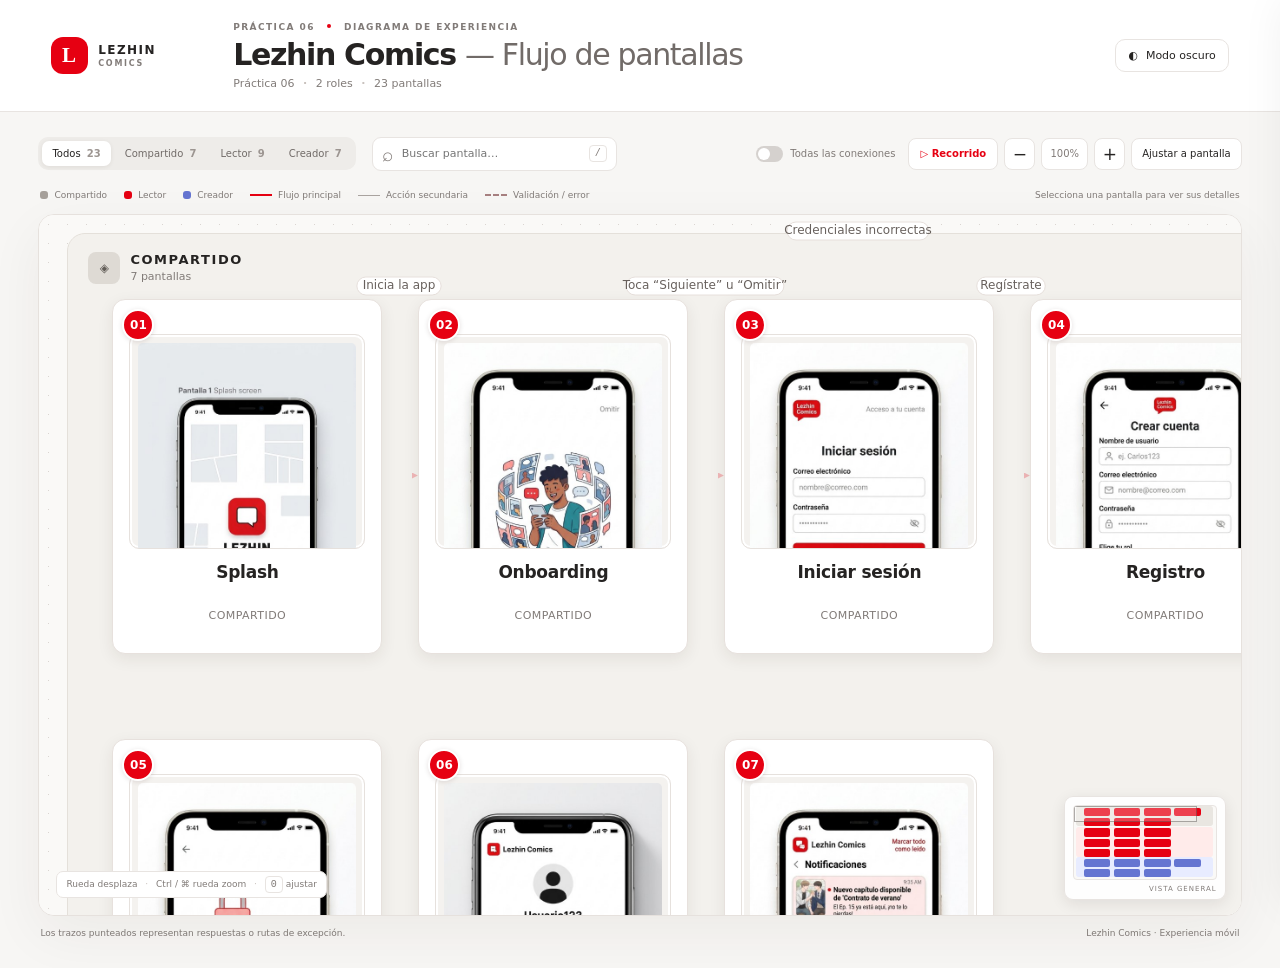
<file: docs/index.html>
<!doctype html>
<html lang="es">
<head>
  <meta charset="utf-8">
  <meta name="viewport" content="width=device-width, initial-scale=1">
  <meta name="theme-color" content="#f7f6f4">
  <meta name="description" content="Diagrama interactivo de 23 pantallas de Lezhin Comics para lectores y creadores.">
  <link rel="icon" href="data:,">
  <title>Lezhin Comics — Flujo de pantallas</title>
  <link rel="stylesheet" href="styles.css">
  <script src="app.js" defer></script>
</head>
<body>
  <header class="topbar">
    <div class="brand"><span class="brand-mark">L</span><span>LEZHIN <small>COMICS</small></span></div>
    <div class="heading"><p>PRÁCTICA 06 <i></i> DIAGRAMA DE EXPERIENCIA</p><h1>Lezhin Comics <span>— Flujo de pantallas</span></h1><div class="subtitle">Práctica 06 <b>·</b> 2 roles <b>·</b> 23 pantallas</div></div>
    <button class="theme-button" id="theme-toggle" aria-label="Cambiar a modo oscuro" title="Cambiar tema">◐ <span>Modo oscuro</span></button>
  </header>
  <main>
    <section class="toolbar" aria-label="Controles del diagrama">
      <div class="filters" role="group" aria-label="Filtrar por rol"><button class="active" data-filter="all">Todos <b>23</b></button><button data-filter="shared">Compartido <b>7</b></button><button data-filter="reader">Lector <b>9</b></button><button data-filter="creator">Creador <b>7</b></button></div>
      <label class="search"><span>⌕</span><input id="search" type="search" placeholder="Buscar pantalla…" autocomplete="off"><kbd>/</kbd></label>
      <div class="toolbar-actions"><label class="toggle"><input id="show-all" type="checkbox"><span></span> Todas las conexiones</label><button id="tour-toggle" class="tour-button">▷ <span>Recorrido</span></button><button id="zoom-out" class="icon-button" aria-label="Alejar">−</button><button id="zoom-readout" class="zoom-readout" aria-label="Ajustar a pantalla">100%</button><button id="zoom-in" class="icon-button" aria-label="Acercar">+</button><button id="fit" class="fit-button">Ajustar a pantalla</button></div>
    </section>
    <div class="legend"><span><i class="key shared"></i>Compartido</span><span><i class="key reader"></i>Lector</span><span><i class="key creator"></i>Creador</span><span><i class="line-key"></i>Flujo principal</span><span><i class="line-key secondary"></i>Acción secundaria</span><span><i class="line-key dotted"></i>Validación / error</span><span class="legend-note">Selecciona una pantalla para ver sus detalles</span></div>
    <section class="map-shell" aria-label="Diagrama de secuencia interactivo">
      <div class="map-viewport" id="map-viewport" tabindex="0" aria-label="Lienzo del diagrama. Usa la rueda para desplazarte, Ctrl o Cmd más rueda para zoom y las flechas del teclado para navegar.">
        <div class="map-spacer" id="map-spacer"><div class="map" id="map"></div></div>
      </div>
      <aside class="minimap" aria-label="Minimapa"><div class="mini-map" id="mini-map"></div><span>VISTA GENERAL</span></aside>
      <div class="gesture-hint">Rueda desplaza <span>·</span> Ctrl / ⌘ rueda zoom <span>·</span> <kbd>0</kbd> ajustar</div>
    </section>
    <section class="tourbar" id="tourbar" hidden><button id="tour-prev">← Anterior</button><div class="tour-progress"><div><strong id="tour-step">Paso 1 de 1</strong><span id="tour-caption">Recorrido compartido</span></div><div class="progress-track"><i id="progress-fill"></i></div></div><button id="tour-next">Siguiente →</button><button id="tour-close" aria-label="Cerrar recorrido">×</button></section>
    <footer><span>Los trazos punteados representan respuestas o rutas de excepción.</span><span>Lezhin Comics · Experiencia móvil</span></footer>
  </main>
  <div class="scrim" id="scrim"></div>
  <aside class="detail" id="detail" aria-label="Detalle de pantalla" aria-live="polite"><button class="close-detail" id="close-detail" aria-label="Cerrar detalle">×</button><div id="detail-content"></div></aside>
  <div class="tooltip" id="tooltip" role="tooltip"></div>
</body>
</html>
</file>
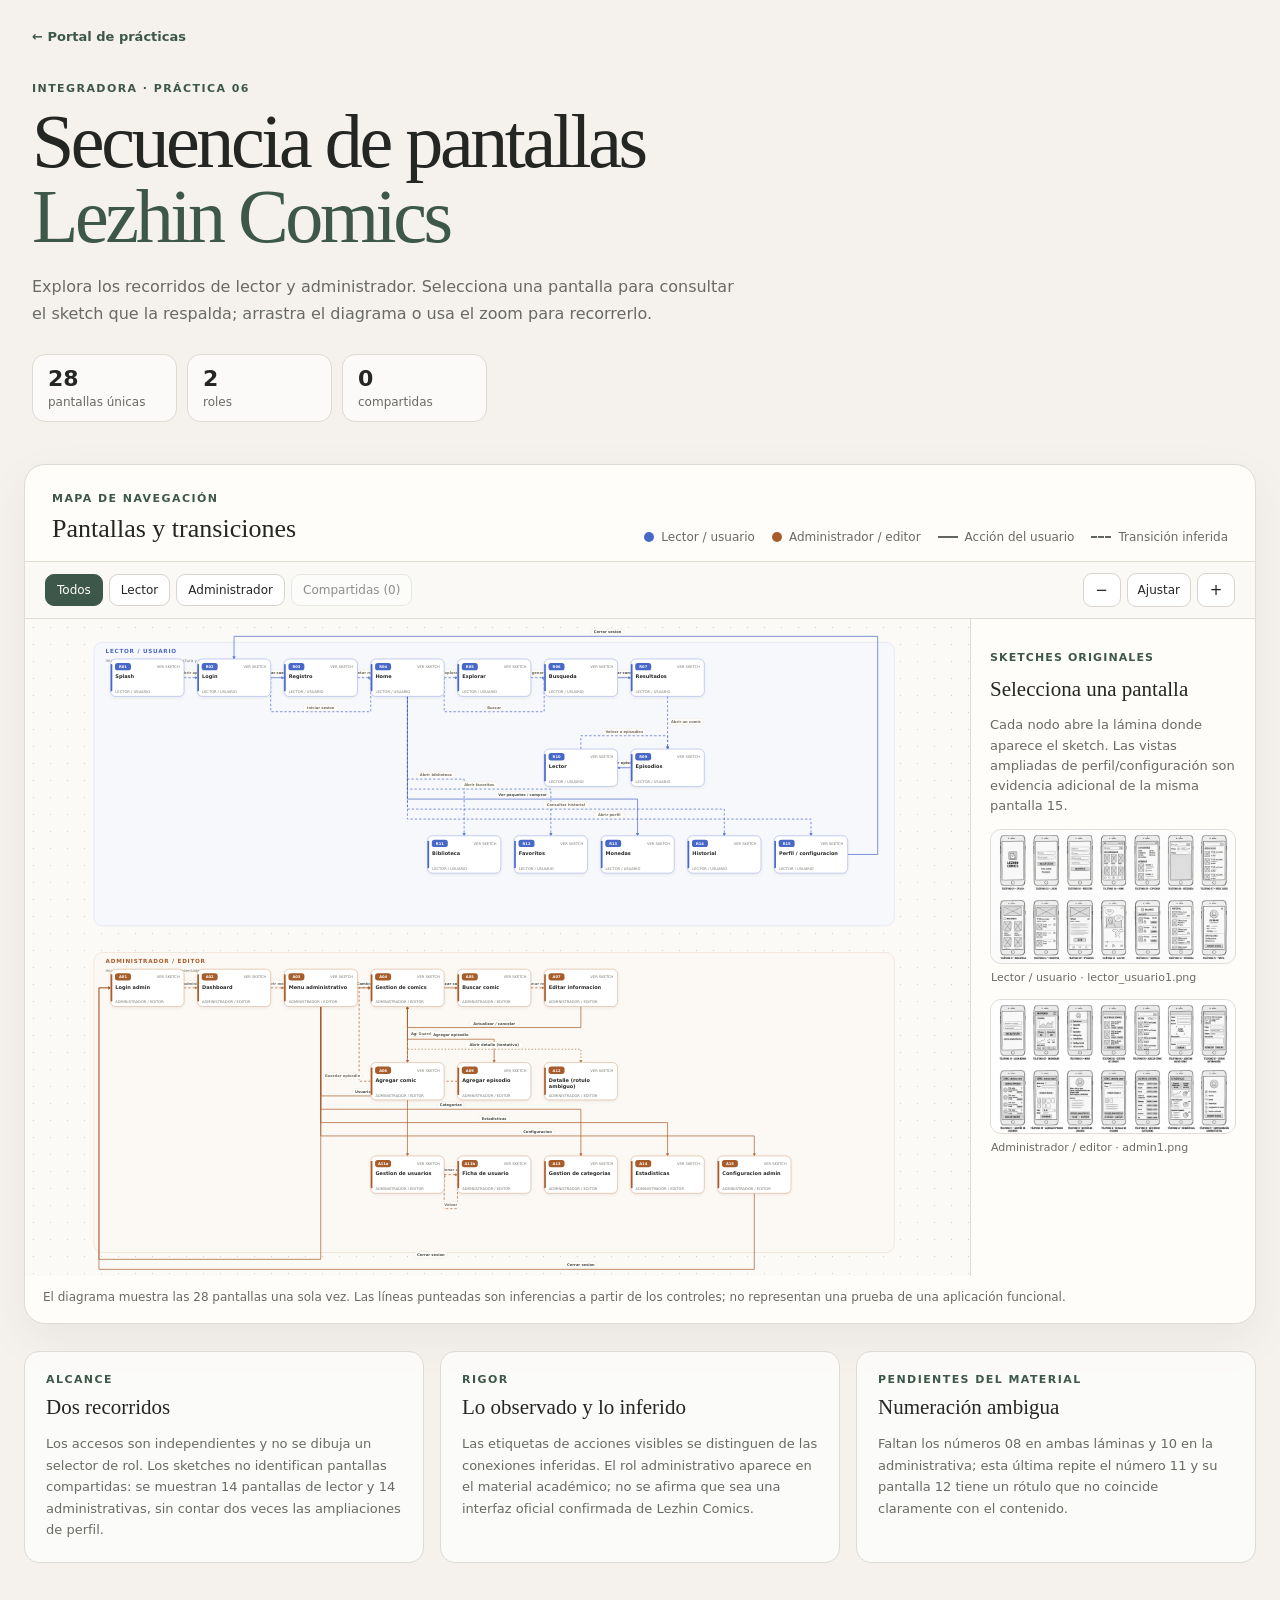
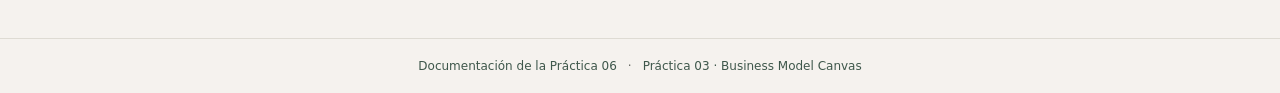
<file: docs/practica06/index.html>
<!doctype html>
<html lang="es">
<head>
  <meta charset="utf-8">
  <meta name="viewport" content="width=device-width, initial-scale=1">
  <meta name="description" content="Diagrama interactivo de las pantallas y recorridos de Lezhin Comics para la Práctica 06 de Integradora.">
  <meta name="theme-color" content="#f5f2ee">
  <link rel="icon" href="data:,">
  <title>Práctica 06 | Lezhin Comics</title>
  <link rel="stylesheet" href="app.css">
  <script src="app.js" defer></script>
</head>
<body>
  <header class="masthead">
    <a class="back-link" href="../">← Portal de prácticas</a>
    <p class="eyebrow">Integradora · Práctica 06</p>
    <h1>Secuencia de pantallas<br><span>Lezhin Comics</span></h1>
    <p class="intro">Explora los recorridos de lector y administrador. Selecciona una pantalla para consultar el sketch que la respalda; arrastra el diagrama o usa el zoom para recorrerlo.</p>
    <div class="stats" aria-label="Resumen del inventario">
      <div><strong id="screen-count">—</strong><span>pantallas únicas</span></div>
      <div><strong id="role-count">—</strong><span>roles</span></div>
      <div><strong id="shared-count">—</strong><span>compartidas</span></div>
    </div>
  </header>

  <main>
    <section class="diagram-section" aria-labelledby="diagram-title">
      <div class="section-heading">
        <div><p class="eyebrow">Mapa de navegación</p><h2 id="diagram-title">Pantallas y transiciones</h2></div>
        <div class="legend" aria-label="Leyenda">
          <span><i class="dot reader"></i>Lector / usuario</span>
          <span><i class="dot admin"></i>Administrador / editor</span>
          <span><i class="line-key"></i>Acción del usuario</span>
          <span><i class="line-key inferred"></i>Transición inferida</span>
        </div>
      </div>

      <div class="toolbar" role="toolbar" aria-label="Controles del diagrama">
        <div class="filters" role="group" aria-label="Filtrar por rol">
          <button class="filter active" data-filter="all" aria-pressed="true">Todos</button>
          <button class="filter" data-filter="reader" aria-pressed="false">Lector</button>
          <button class="filter" data-filter="admin" aria-pressed="false">Administrador</button>
          <button class="filter" data-filter="shared" aria-pressed="false" disabled>Compartidas (0)</button>
        </div>
        <div class="zoom-controls" aria-label="Zoom">
          <button id="zoom-out" aria-label="Alejar">−</button>
          <button id="zoom-fit" aria-label="Ajustar diagrama">Ajustar</button>
          <button id="zoom-in" aria-label="Acercar">+</button>
        </div>
      </div>

      <div class="diagram-layout">
        <div class="canvas-wrap" id="canvas-wrap" tabindex="0" aria-label="Diagrama interactivo. Arrastra para desplazar y usa la rueda o los botones para acercar.">
          <svg id="diagram" viewBox="0 0 2500 1970" role="img" aria-label="Diagrama de navegación de 28 pantallas de Lezhin Comics">
            <defs>
              <marker id="arrow-reader" markerWidth="10" markerHeight="10" refX="8" refY="5" orient="auto" markerUnits="userSpaceOnUse"><path d="M0 0 L10 5 L0 10 z" fill="#4868c8"/></marker>
              <marker id="arrow-admin" markerWidth="10" markerHeight="10" refX="8" refY="5" orient="auto" markerUnits="userSpaceOnUse"><path d="M0 0 L10 5 L0 10 z" fill="#a75c2b"/></marker>
              <marker id="arrow-ambiguous" markerWidth="10" markerHeight="10" refX="8" refY="5" orient="auto" markerUnits="userSpaceOnUse"><path d="M0 0 L10 5 L0 10 z" fill="#987334"/></marker>
            </defs>
            <g id="viewport">
              <rect class="lane reader-lane" x="40" y="70" width="2400" height="850" rx="26"/>
              <rect class="lane admin-lane" x="40" y="1000" width="2400" height="900" rx="26"/>
              <text class="lane-title reader-label" x="75" y="102">LECTOR / USUARIO</text>
              <text class="lane-subtitle" x="75" y="128">Inicio: R01 Splash · Descubrimiento, lectura y cuenta · 14 pantallas</text>
              <text class="lane-title admin-label" x="75" y="1032">ADMINISTRADOR / EDITOR</text>
              <text class="lane-subtitle" x="75" y="1058">Inicio: A01 Login admin · Gestión representada en los sketches · 14 pantallas</text>
              <g id="edge-layer"></g>
              <g id="node-layer"></g>
            </g>
          </svg>
          <div id="load-error" class="load-error" hidden>No se pudo cargar el inventario del diagrama. Comprueba que diagram-data.json esté junto a esta página.</div>
        </div>

        <aside class="detail-panel" id="detail-panel" aria-live="polite" aria-label="Sketch y detalle de pantalla">
          <div id="detail-content"></div>
        </aside>
      </div>
      <p class="diagram-hint">El diagrama muestra las 28 pantallas una sola vez. Las líneas punteadas son inferencias a partir de los controles; no representan una prueba de una aplicación funcional.</p>
    </section>

    <section class="notes-grid" aria-label="Alcance y evidencia">
      <article><p class="eyebrow">Alcance</p><h2>Dos recorridos</h2><p>Los accesos son independientes y no se dibuja un selector de rol. Los sketches no identifican pantallas compartidas: se muestran 14 pantallas de lector y 14 administrativas, sin contar dos veces las ampliaciones de perfil.</p></article>
      <article><p class="eyebrow">Rigor</p><h2>Lo observado y lo inferido</h2><p>Las etiquetas de acciones visibles se distinguen de las conexiones inferidas. El rol administrativo aparece en el material académico; no se afirma que sea una interfaz oficial confirmada de Lezhin Comics.</p></article>
      <article><p class="eyebrow">Pendientes del material</p><h2>Numeración ambigua</h2><p>Faltan los números 08 en ambas láminas y 10 en la administrativa; esta última repite el número 11 y su pantalla 12 tiene un rótulo que no coincide claramente con el contenido.</p></article>
    </section>
  </main>

  <footer><a href="https://github.com/KouDionicio/Practicas_INTEGRADORA_230237/blob/main/Practica06/README.md">Documentación de la Práctica 06</a><span>·</span><a href="https://koudionicio.github.io/Practicas_INTEGRADORA_230237/">Práctica 03 · Business Model Canvas</a></footer>
</body>
</html>
</file>
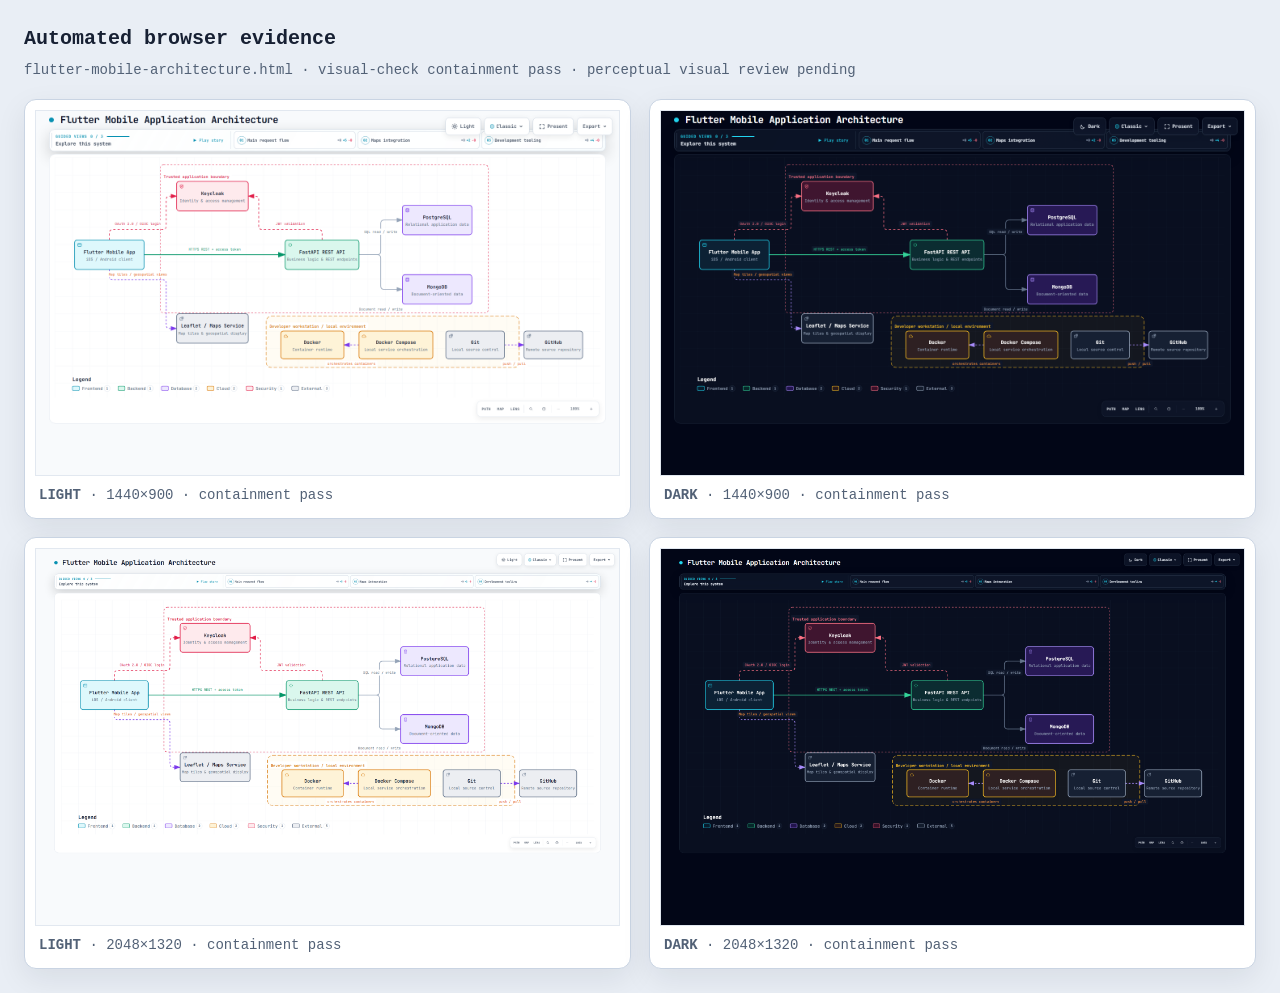
<file: flutter-mobile-architecture.visual-check.html>
<!doctype html>
<html lang="en">
<head>
<meta charset="utf-8">
<meta name="viewport" content="width=device-width,initial-scale=1">
<title>Archify automated browser evidence · flutter-mobile-architecture.html</title>
<style>
*{box-sizing:border-box}body{margin:0;padding:24px;background:#e9eef5;color:#172033;font:14px/1.5 ui-monospace,SFMono-Regular,Menlo,Consolas,monospace}header{max-width:1500px;margin:0 auto 18px}h1{margin:0 0 6px;font-size:20px}p{margin:0;color:#526176}.grid{max-width:1500px;margin:auto;display:grid;grid-template-columns:repeat(2,minmax(0,1fr));gap:18px}figure{margin:0;padding:10px;background:white;border:1px solid #c9d4e3;border-radius:12px;box-shadow:0 10px 30px rgba(15,23,42,.08)}img{display:block;width:100%;height:auto;border:1px solid #e2e8f0}figcaption{padding:9px 4px 2px;color:#526176}@media(max-width:900px){.grid{grid-template-columns:1fr}}
</style>
</head>
<body>
<header><h1>Automated browser evidence</h1><p>flutter-mobile-architecture.html · visual-check containment pass · perceptual visual review pending</p></header>
<main class="grid">
      <figure>
        <img src="flutter-mobile-architecture.visual-check.1440x900.light.png" alt="light 1440 by 900">
        <figcaption><strong>LIGHT</strong> · 1440×900 · containment pass</figcaption>
      </figure>
      <figure>
        <img src="flutter-mobile-architecture.visual-check.1440x900.dark.png" alt="dark 1440 by 900">
        <figcaption><strong>DARK</strong> · 1440×900 · containment pass</figcaption>
      </figure>
      <figure>
        <img src="flutter-mobile-architecture.visual-check.2048x1320.light.png" alt="light 2048 by 1320">
        <figcaption><strong>LIGHT</strong> · 2048×1320 · containment pass</figcaption>
      </figure>
      <figure>
        <img src="flutter-mobile-architecture.visual-check.2048x1320.dark.png" alt="dark 2048 by 1320">
        <figcaption><strong>DARK</strong> · 2048×1320 · containment pass</figcaption>
      </figure>
</main>
</body>
</html>
</file>
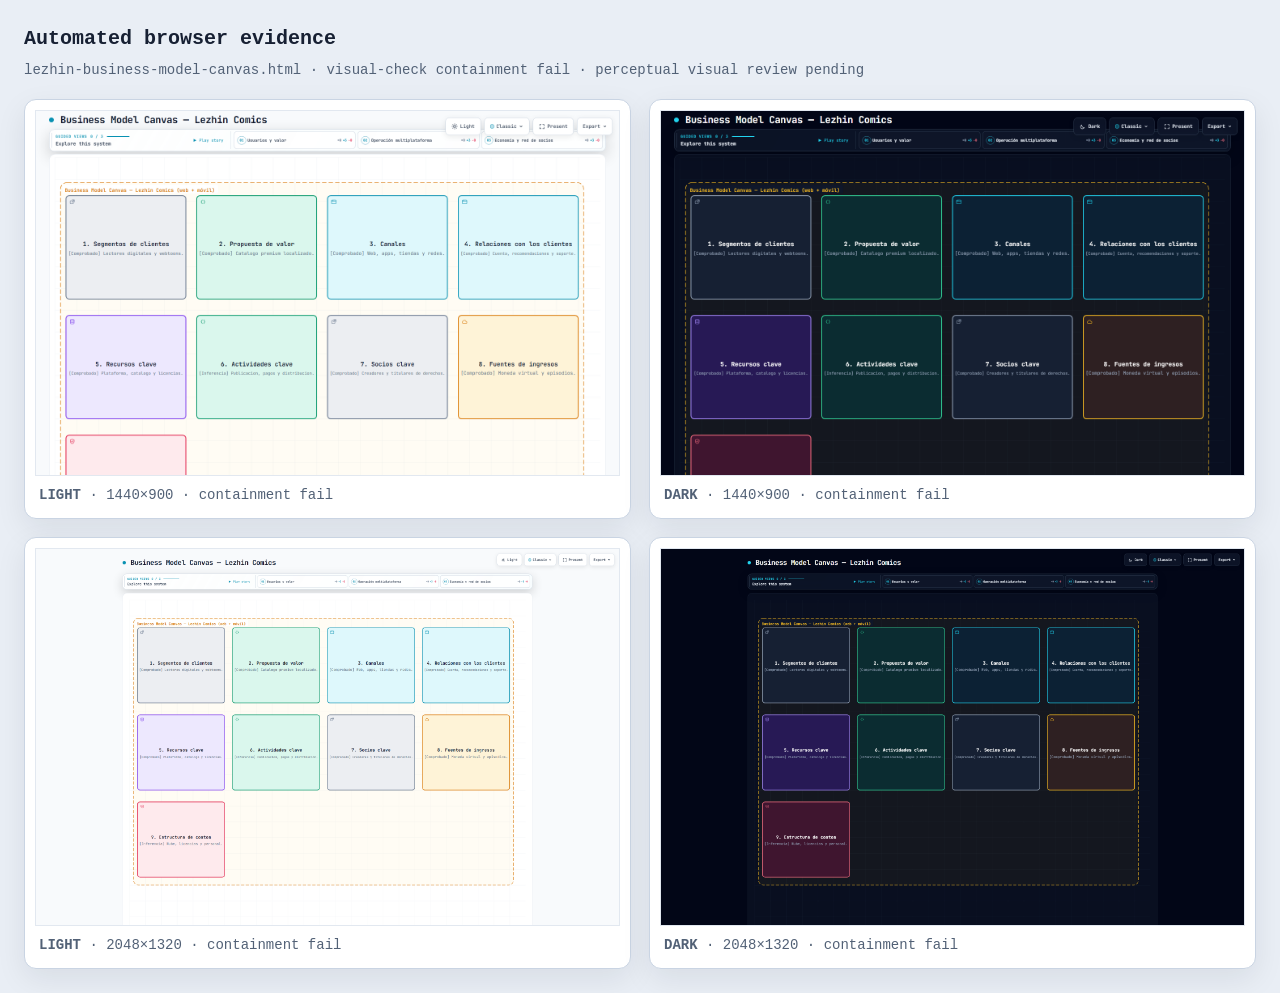
<file: docs/lezhin-business-model-canvas.visual-check.html>
<!doctype html>
<html lang="en">
<head>
<meta charset="utf-8">
<meta name="viewport" content="width=device-width,initial-scale=1">
<title>Archify automated browser evidence · lezhin-business-model-canvas.html</title>
<style>
*{box-sizing:border-box}body{margin:0;padding:24px;background:#e9eef5;color:#172033;font:14px/1.5 ui-monospace,SFMono-Regular,Menlo,Consolas,monospace}header{max-width:1500px;margin:0 auto 18px}h1{margin:0 0 6px;font-size:20px}p{margin:0;color:#526176}.grid{max-width:1500px;margin:auto;display:grid;grid-template-columns:repeat(2,minmax(0,1fr));gap:18px}figure{margin:0;padding:10px;background:white;border:1px solid #c9d4e3;border-radius:12px;box-shadow:0 10px 30px rgba(15,23,42,.08)}img{display:block;width:100%;height:auto;border:1px solid #e2e8f0}figcaption{padding:9px 4px 2px;color:#526176}@media(max-width:900px){.grid{grid-template-columns:1fr}}
</style>
</head>
<body>
<header><h1>Automated browser evidence</h1><p>lezhin-business-model-canvas.html · visual-check containment fail · perceptual visual review pending</p></header>
<main class="grid">
      <figure>
        <img src="lezhin-business-model-canvas.visual-check.1440x900.light.png" alt="light 1440 by 900">
        <figcaption><strong>LIGHT</strong> · 1440×900 · containment fail</figcaption>
      </figure>
      <figure>
        <img src="lezhin-business-model-canvas.visual-check.1440x900.dark.png" alt="dark 1440 by 900">
        <figcaption><strong>DARK</strong> · 1440×900 · containment fail</figcaption>
      </figure>
      <figure>
        <img src="lezhin-business-model-canvas.visual-check.2048x1320.light.png" alt="light 2048 by 1320">
        <figcaption><strong>LIGHT</strong> · 2048×1320 · containment fail</figcaption>
      </figure>
      <figure>
        <img src="lezhin-business-model-canvas.visual-check.2048x1320.dark.png" alt="dark 2048 by 1320">
        <figcaption><strong>DARK</strong> · 2048×1320 · containment fail</figcaption>
      </figure>
</main>
</body>
</html>
</file>
<file: docs/styles.css>
:root{color-scheme:light;--bg:#f7f6f4;--paper:#fff;--ink:#252322;--muted:#817b78;--line:#e8e4e1;--red:#e60012;--red-soft:#fff5f4;--blue:#eef2ff;--blue-ink:#485bb2;--shared:#f3f1ed;--shadow:0 18px 55px #3c21120e;--card-shadow:0 5px 16px #33241d14;--grid:#dad5d1;--map-bg:#faf9f7;--surface:#fff}
*{box-sizing:border-box}html,body{margin:0;min-height:100%;font-family:Inter,ui-sans-serif,system-ui,-apple-system,"Segoe UI",sans-serif;color:var(--ink)}body{background:var(--bg);transition:background .2s,color .2s}button,input{font:inherit}button{color:inherit;cursor:pointer}.topbar{min-height:112px;display:flex;align-items:center;gap:32px;padding:20px clamp(20px,4vw,64px);background:var(--paper);border-bottom:1px solid var(--line)}.brand{width:150px;flex:none;display:flex;align-items:center;gap:10px;font-size:12px;font-weight:850;letter-spacing:.12em}.brand small{display:block;font-size:8px;letter-spacing:.22em;color:var(--muted);margin-top:2px}.brand-mark{display:grid;place-items:center;width:37px;height:37px;border-radius:12px;background:var(--red);color:white;font:800 21px Georgia,serif}.heading p{margin:0 0 5px;font-size:9px;font-weight:750;letter-spacing:.16em;color:var(--muted)}.heading p i{display:inline-block;width:4px;height:4px;background:var(--red);border-radius:50%;margin:0 8px 2px}.heading h1{margin:0;font-size:clamp(20px,2.4vw,30px);letter-spacing:-.045em;font-weight:730}.heading h1 span{font-weight:440;color:#716b68}.subtitle{margin-top:5px;font-size:11px;color:var(--muted)}.subtitle b{padding:0 5px;color:#c9c2be}.theme-button{margin-left:auto;display:flex;align-items:center;gap:8px;padding:9px 12px;border:1px solid var(--line);border-radius:10px;background:var(--paper);font-size:11px}.theme-button:hover,.icon-button:hover,.fit-button:hover{border-color:#c6bfba;background:var(--bg)}main{max-width:1900px;margin:auto;padding:19px clamp(14px,3vw,48px) 18px}.toolbar{display:flex;align-items:center;gap:16px;min-height:45px}.filters{display:flex;gap:4px;padding:4px;background:#eeece9;border-radius:10px;white-space:nowrap}.filters button{border:0;border-radius:7px;padding:7px 10px;background:transparent;font-size:10px;color:#716b68}.filters button b{margin-left:3px;color:#9c9591;font-weight:600}.filters button.active{background:var(--paper);color:var(--ink);box-shadow:0 1px 4px #33241d14}.search{display:flex;align-items:center;gap:7px;min-width:175px;max-width:245px;flex:1;padding:0 9px;height:34px;border:1px solid var(--line);border-radius:9px;background:var(--paper);color:var(--muted)}.search span{font-size:19px}.search input{width:100%;min-width:0;border:0;outline:0;background:none;font-size:11px;color:var(--ink)}kbd{font:10px ui-monospace,monospace;padding:2px 5px;border:1px solid var(--line);border-radius:4px;color:var(--muted)}.toolbar-actions{margin-left:auto;display:flex;align-items:center;gap:6px;white-space:nowrap}.toggle{display:flex;align-items:center;gap:7px;margin-right:7px;font-size:10px;color:var(--muted);cursor:pointer}.toggle input{position:absolute;opacity:0}.toggle>span{width:27px;height:16px;border-radius:99px;background:#d5d1ce;position:relative;transition:.2s}.toggle>span:after{content:"";position:absolute;width:12px;height:12px;top:2px;left:2px;background:white;border-radius:50%;transition:.2s}.toggle input:checked+span{background:var(--red)}.toggle input:checked+span:after{left:13px}.tour-button,.icon-button,.fit-button,.zoom-readout{height:32px;border:1px solid var(--line);border-radius:8px;background:var(--paper);font-size:10px}.tour-button{padding:0 11px;color:var(--red);font-weight:700}.icon-button{width:31px;font-size:17px}.zoom-readout{width:47px;color:var(--muted);cursor:pointer}.fit-button{padding:0 10px}.legend{display:flex;align-items:center;gap:17px;min-height:38px;padding:4px 2px;color:var(--muted);font-size:9px}.legend>span{display:flex;align-items:center;gap:6px;white-space:nowrap}.key{width:8px;height:8px;border-radius:3px}.key.shared{background:#a6a09a}.key.reader{background:var(--red)}.key.creator{background:#6575d1}.line-key{width:22px;border-top:2px solid var(--red)}.line-key.secondary{border-color:#aaa4a0;border-width:1px}.line-key.dotted{border-color:#a78080;border-top-style:dashed}.legend-note{margin-left:auto}.map-shell{position:relative;height:min(78vh,860px);min-height:570px;border:1px solid #e6e1dd;border-radius:16px;background:var(--surface);overflow:hidden;box-shadow:var(--shadow)}.map-viewport{position:absolute;inset:0;overflow:auto;touch-action:pan-x pan-y;overscroll-behavior:contain;scrollbar-width:thin;scrollbar-color:#b9b2ae transparent;cursor:grab;background-color:var(--map-bg);background-image:radial-gradient(var(--grid) .65px,transparent .75px);background-size:19px 19px}.map-viewport.dragging{cursor:grabbing;user-select:none}.map-viewport::-webkit-scrollbar{width:12px;height:12px}.map-viewport::-webkit-scrollbar-track{background:transparent}.map-viewport::-webkit-scrollbar-thumb{border:3px solid transparent;border-radius:99px;background:#b9b2ae;background-clip:padding-box}.map-viewport::-webkit-scrollbar-thumb:hover{background:#e60012;background-clip:padding-box}.map-spacer{position:relative;width:1380px;height:3200px}.map{position:absolute;left:0;top:0;width:1380px;height:3200px;transform-origin:0 0}.lane{position:absolute;left:28px;right:28px;border-radius:18px;padding:18px 20px}.lane.shared{top:18px;height:860px;background:var(--shared);border:1px solid #e4e0da}.lane.reader{top:920px;height:1300px;background:var(--red-soft);border:1px solid #f4dedd}.lane.creator{top:2248px;height:860px;background:var(--blue);border:1px solid #dfe4fa}.lane-head{height:47px;display:flex;align-items:flex-start;gap:10px;position:relative;z-index:2}.lane-icon{display:grid;place-items:center;width:32px;height:32px;border-radius:8px;background:#dedad4;color:#615c57;font-size:12px}.lane.reader .lane-icon{background:#ffe0df;color:var(--red)}.lane.creator .lane-icon{background:#dce2ff;color:var(--blue-ink)}.lane-label{font-size:13px;font-weight:800;letter-spacing:.12em}.lane-count{display:block;margin-top:3px;color:var(--muted);font-size:11px;font-weight:450;letter-spacing:0}.cards{display:flex;gap:36px;position:relative;z-index:3;padding-left:8px}.screen-card{position:relative;flex:none;width:270px;height:355px;padding:16px 16px 14px;border:1px solid #e7e1dd;border-radius:13px;background:var(--surface);box-shadow:var(--card-shadow);transition:transform .18s,border .18s,box-shadow .18s,opacity .18s;cursor:pointer}.screen-card:hover{transform:translateY(-4px);border-color:#f0aaa8;box-shadow:0 11px 24px #7a251722}.screen-card.selected{outline:2px solid var(--red);outline-offset:2px}.screen-card.dimmed{opacity:.23}.screen-card.filtered-out{display:none}.number{position:absolute;z-index:2;left:9px;top:9px;display:grid;place-items:center;width:32px;height:32px;border:2px solid var(--surface);border-radius:50%;background:var(--red);color:white;font-size:12px;font-weight:800;box-shadow:0 1px 5px #32100e20}.phone{width:100%;height:215px;padding:8px;border:1px solid #e6e1dd;border-radius:10px;background:#f4f2ef;box-shadow:inset 0 0 0 2px #fff;display:grid;place-items:center;overflow:hidden}.phone img{width:100%;height:100%;object-fit:contain;border-radius:5px}.phone .missing{font-size:14px;line-height:1.45;text-align:center;color:var(--muted);padding:8px}.screen-title{display:block;margin:13px 2px 5px;font-size:17px;font-weight:740;line-height:1.24;min-height:42px;letter-spacing:-.015em}.screen-role{display:block;font-size:11px;color:var(--muted);letter-spacing:.04em}.edge-layer{position:absolute;inset:0;width:1380px;height:3200px;z-index:2;overflow:visible;pointer-events:none}.edge{fill:none;stroke-linecap:round;stroke-linejoin:round;opacity:.24;transition:opacity .16s,stroke-width .16s}.edge.primary{stroke:var(--red);stroke-width:2.6;opacity:.72}.edge.secondary{stroke:#a59e99;stroke-width:1.25}.edge.branch{stroke:#bd8583;stroke-width:1.5;stroke-dasharray:5 5}.edge.active{opacity:1;stroke-width:3.2}.edge.faded{opacity:.035}.edge-label{font:12px Inter,system-ui,sans-serif;fill:#68615d}.edge-label-bg{fill:var(--paper);stroke:#e7e0dc;stroke-width:1}.map.hide-secondary .edge.secondary,.map.hide-secondary .edge.branch{opacity:0}.map.hide-secondary .edge.secondary.active,.map.hide-secondary .edge.branch.active{opacity:1}.lane.is-hidden{opacity:.14}.minimap{position:absolute;right:15px;bottom:15px;width:162px;padding:8px 8px 6px;border:1px solid var(--line);border-radius:9px;background:color-mix(in srgb,var(--surface) 92%,transparent);box-shadow:0 4px 15px #261b1517;z-index:6}.mini-map{height:75px;position:relative;background:var(--map-bg);border:1px solid var(--line);border-radius:4px;overflow:hidden}.mini-lane{position:absolute;left:2%;width:96%;height:25%;border-radius:3px}.mini-lane.shared{top:5%;background:#e9e6e1}.mini-lane.reader{top:38%;background:#ffebea}.mini-lane.creator{top:71%;background:#e8ecff}.mini-card{position:absolute;width:5.7%;height:18%;border-radius:2px;background:#e60012;top:8%}.mini-lane.reader .mini-card{background:#e60012}.mini-lane.creator .mini-card{background:#6575d1}.mini-window{position:absolute;border:1px solid #38343166;background:#ffffff40;z-index:3;pointer-events:none}.minimap>span{display:block;margin-top:5px;text-align:right;font-size:7px;letter-spacing:.14em;color:var(--muted)}.gesture-hint{position:absolute;left:17px;bottom:17px;z-index:4;padding:7px 9px;border:1px solid var(--line);border-radius:7px;background:var(--surface);font-size:9px;color:var(--muted)}.gesture-hint span{padding:0 5px;color:#c9c1bc}.tourbar{display:flex;align-items:center;gap:14px;margin-top:10px;padding:10px 13px;background:var(--paper);border:1px solid var(--line);border-radius:10px}.tourbar[hidden]{display:none}.tourbar button{border:1px solid var(--line);border-radius:7px;background:var(--paper);padding:7px 10px;font-size:10px}.tour-progress{display:flex;align-items:center;gap:22px;flex:1}.tour-progress strong,.tour-progress span{display:block;font-size:10px}.tour-progress span{margin-top:2px;color:var(--muted);font-size:9px}.progress-track{height:4px;background:#eee9e6;border-radius:4px;flex:1;max-width:400px}.progress-track i{display:block;height:100%;width:0;background:var(--red);border-radius:4px;transition:width .2s}#tour-close{font-size:16px;padding:3px 8px}footer{display:flex;justify-content:space-between;padding:12px 2px;color:var(--muted);font-size:9px}.detail{position:fixed;z-index:15;right:0;top:0;bottom:0;width:min(390px,92vw);padding:27px 24px;background:var(--paper);border-left:1px solid var(--line);box-shadow:-15px 0 45px #1c100f12;transform:translateX(105%);transition:transform .24s ease;overflow:auto}.detail.open{transform:translateX(0)}.close-detail{position:absolute;right:15px;top:13px;width:32px;height:32px;border:1px solid var(--line);border-radius:50%;background:var(--paper);font-size:19px}.detail .detail-number{display:inline-flex;align-items:center;gap:7px;margin:22px 0 8px;color:var(--red);font-size:10px;font-weight:800;letter-spacing:.1em}.detail h2{margin:0 0 6px;font-size:25px;letter-spacing:-.04em}.detail .role-pill{display:inline-block;padding:5px 8px;border-radius:6px;background:var(--red-soft);color:var(--red);font-size:9px;font-weight:700}.detail img,.detail .detail-missing{display:grid;place-items:center;width:100%;height:390px;margin:18px 0 14px;border:1px solid var(--line);border-radius:13px;background:var(--map-bg);object-fit:contain}.detail .detail-missing{padding:25px;text-align:center;color:var(--muted);font-size:13px}.detail p{font-size:12px;line-height:1.65;color:var(--muted)}.detail h3{margin:22px 0 9px;font-size:11px;text-transform:uppercase;letter-spacing:.11em}.next-link{display:flex;align-items:center;justify-content:space-between;gap:8px;width:100%;margin:6px 0;padding:10px 11px;border:1px solid var(--line);border-radius:9px;background:var(--paper);text-align:left;font-size:10px}.next-link:hover{border-color:#f0a5a2;background:var(--red-soft)}.next-link strong{display:block;margin-top:3px;font-size:10px;color:var(--muted);font-weight:500}.scrim{position:fixed;inset:0;z-index:14;background:#211a1880;opacity:0;pointer-events:none;transition:opacity .2s}.scrim.open{opacity:1;pointer-events:auto}.tooltip{position:fixed;z-index:12;display:none;max-width:240px;padding:7px 9px;background:#292523;color:white;border-radius:6px;font-size:10px;pointer-events:none}.tour-active{outline:3px solid #e60012!important;outline-offset:3px}.theme-dark{color-scheme:dark;--bg:#181716;--paper:#242220;--ink:#f2eeeb;--muted:#aaa29d;--line:#3a3532;--shared:#302d2a;--red-soft:#392222;--blue:#252a41;--blue-ink:#aebaff;--grid:#413b37;--map-bg:#201e1c;--surface:#292624;--shadow:0 18px 55px #0005;--card-shadow:0 5px 16px #0004}.theme-dark .topbar,.theme-dark .map-shell,.theme-dark .screen-card,.theme-dark .detail{border-color:var(--line)}.theme-dark .filters{background:#302d2a}.theme-dark .phone{background:#211f1d;border-color:#46403c}.theme-dark .lane.reader{border-color:#59302f}.theme-dark .lane.creator{border-color:#353c62}
@media(max-width:1050px){.topbar{gap:18px}.brand{width:auto}.toolbar{flex-wrap:wrap;gap:8px}.toolbar-actions{margin-left:0;flex:1}.legend{gap:11px;flex-wrap:wrap}.map-shell{height:68vh}.minimap{width:132px}.mini-map{height:62px}}
@media(max-width:650px){.topbar{min-height:86px;padding:13px 14px;gap:11px}.brand{font-size:0}.brand-mark{width:33px;height:33px}.brand small{display:none}.heading p{font-size:7px}.heading h1{font-size:18px}.heading h1 span{display:block;font-size:14px;margin-top:1px}.subtitle{font-size:9px}.theme-button{width:34px;height:34px;justify-content:center;padding:0;font-size:15px}.theme-button span{display:none}main{padding:12px 10px}.toolbar{gap:8px}.filters{display:grid;grid-template-columns:repeat(4,minmax(0,1fr));width:100%;justify-content:stretch}.filters button{min-width:0;flex:1;text-align:center;padding:7px 2px;font-size:7px}.filters button b{margin-left:1px;font-size:7px}.search{max-width:none;min-width:0;height:33px}.toolbar-actions{gap:4px}.toggle{font-size:0;margin-right:auto}.toggle>span{font-size:initial}.tour-button{padding:0 8px}.tour-button span{font-size:9px}.fit-button{font-size:9px;padding:0 7px}.legend{min-height:46px;flex-wrap:wrap;gap:8px 12px;font-size:8px}.legend-note{display:none}.map-shell{height:calc(100dvh - 280px);min-height:420px;border-radius:12px}.minimap{right:8px;bottom:8px;width:110px;padding:5px}.mini-map{height:51px}.minimap>span{font-size:6px}.gesture-hint{left:8px;bottom:8px;font-size:8px;padding:6px}.detail{top:auto;left:0;right:0;bottom:0;width:100%;height:min(84dvh,700px);padding:17px 18px 28px;border-left:0;border-top:1px solid var(--line);border-radius:17px 17px 0 0;transform:translateY(105%)}.detail.open{transform:translateY(0)}.scrim.open{pointer-events:none}.close-detail{top:10px}.detail .detail-number{margin-top:23px}.detail h2{font-size:22px}.detail img,.detail .detail-missing{height:260px}.scrim{z-index:14}.tourbar{gap:6px;padding:8px}.tourbar button{font-size:9px;padding:6px}.tour-progress{gap:8px}.progress-track{max-width:none}.tour-progress strong{font-size:9px}.tour-progress span{font-size:8px}footer{font-size:8px;gap:8px}.map{width:1380px;height:3200px}.edge-layer{width:1380px;height:3200px}}
@media(prefers-reduced-motion:reduce){*,*:before,*:after{scroll-behavior:auto!important;transition:none!important}}
</file>
<file: docs/practica06/app.css>
:root { color-scheme: light; --paper:#f5f2ee; --ink:#242623; --muted:#696a64; --surface:#fffdfa; --line:#dedbd3; --reader:#4868c8; --reader-bg:#eef1fb; --admin:#a75c2b; --admin-bg:#f8eee5; --accent:#3e574b; }
* { box-sizing:border-box; }
html { scroll-behavior:smooth; }
body { margin:0; background:var(--paper); color:var(--ink); font-family:Inter,ui-sans-serif,system-ui,-apple-system,"Segoe UI",sans-serif; }
.masthead { max-width:1440px; margin:auto; padding:26px 32px 42px; }
.back-link { color:var(--accent); font-size:13px; font-weight:700; text-decoration:none; }
.back-link:hover, footer a:hover { text-decoration:underline; }
.eyebrow { margin:0 0 9px; color:var(--accent); font-size:11px; font-weight:800; letter-spacing:.13em; text-transform:uppercase; }
.masthead .eyebrow { margin-top:37px; }
h1 { max-width:860px; margin:0; font-family:Georgia,"Times New Roman",serif; font-size:clamp(42px,7vw,76px); font-weight:500; letter-spacing:-.045em; line-height:.99; }
h1 span { color:var(--accent); }
.intro { max-width:710px; margin:20px 0 27px; color:var(--muted); font-size:16px; line-height:1.65; }
.stats { display:flex; flex-wrap:wrap; gap:10px; }
.stats div { min-width:145px; padding:12px 15px; border:1px solid var(--line); border-radius:13px; background:#ffffffa8; }
.stats strong,.stats span { display:block; }
.stats strong { font-size:22px; line-height:1.1; }
.stats span { margin-top:4px; color:var(--muted); font-size:12px; }
main { max-width:1600px; margin:auto; padding:0 24px 48px; }
.diagram-section { overflow:hidden; border:1px solid #dedbd5; border-radius:21px; background:var(--surface); box-shadow:0 16px 45px #403b3010; }
.section-heading { display:flex; align-items:flex-end; justify-content:space-between; gap:25px; padding:27px 27px 17px; }
.section-heading h2,.notes-grid h2 { margin:0; font-family:Georgia,"Times New Roman",serif; font-size:26px; font-weight:500; }
.legend { display:flex; flex-wrap:wrap; justify-content:flex-end; gap:9px 17px; color:var(--muted); font-size:12px; }
.legend span { display:flex; align-items:center; gap:7px; white-space:nowrap; }
.dot { width:10px; height:10px; border-radius:50%; background:var(--reader); }.dot.admin { background:var(--admin); }
.line-key { width:20px; height:0; border-top:2px solid #62655f; }.line-key.inferred { border-top-style:dashed; }
.toolbar { display:flex; align-items:center; justify-content:space-between; gap:12px; padding:11px 20px; border-top:1px solid var(--line); border-bottom:1px solid var(--line); background:#faf9f6; }
.filters,.zoom-controls { display:flex; flex-wrap:wrap; gap:6px; }
button { border:1px solid #d8d5ce; border-radius:9px; background:#fff; color:var(--ink); cursor:pointer; font:inherit; }
button:focus-visible,.canvas-wrap:focus-visible { outline:3px solid #72917c; outline-offset:2px; }
.filter { padding:8px 11px; font-size:12px; }.filter.active { border-color:var(--accent); background:var(--accent); color:#fff; }
.filter:disabled { opacity:.5; cursor:not-allowed; }
.zoom-controls button { min-width:38px; padding:7px 10px; font-size:15px; }.zoom-controls #zoom-fit { font-size:12px; }
.diagram-layout { display:grid; grid-template-columns:minmax(0,1fr) 285px; min-height:540px; }
.canvas-wrap { position:relative; min-width:0; height:min(73vh,800px); min-height:540px; overflow:hidden; background-color:#fbfaf7; background-image:radial-gradient(#d4d0c7 0.7px,transparent .7px); background-size:17px 17px; cursor:grab; touch-action:none; }
.canvas-wrap.dragging { cursor:grabbing; }
#diagram { display:block; width:100%; height:100%; user-select:none; }
.lane { stroke-width:2; }.reader-lane { fill:#f7f8fc; stroke:#dce2f4; }.admin-lane { fill:#fcf8f4; stroke:#efdfd1; }
.lane-title { font:800 17px Inter,system-ui,sans-serif; letter-spacing:.13em; }.reader-label { fill:var(--reader); }.admin-label { fill:var(--admin); }.lane-subtitle { fill:#777970; font:12px Inter,system-ui,sans-serif; }
.edge-path { fill:none; stroke-width:2.5; opacity:.83; }.edge-path.reader { stroke:var(--reader); marker-end:url(#arrow-reader); }.edge-path.admin { stroke:var(--admin); marker-end:url(#arrow-admin); }.edge-path.inferred { stroke-dasharray:7 6; }.edge-path.ambiguous { stroke:#987334; stroke-dasharray:4 6; marker-end:url(#arrow-ambiguous); }
.edge-label-bg { fill:#fffdfa; stroke:#e4e0d8; stroke-width:1; }.edge-label { fill:#4d504b; font:600 11px Inter,system-ui,sans-serif; text-anchor:middle; }.edge-label.inferred { fill:#777064; }
.node-card { cursor:pointer; transition:opacity .16s ease; }.node-card .card { stroke-width:2; filter:drop-shadow(0 4px 4px #25231b12); }.node-card.reader .card { fill:#fff; stroke:#aab8e8; }.node-card.admin .card { fill:#fff; stroke:#dfb999; }.node-card.selected .card { stroke-width:4; }.node-card.muted { opacity:.2; }.node-card:focus { outline:none; }.node-card:focus .card { stroke:#252623; stroke-width:4; }
.node-card.reader .accent-bar { fill:var(--reader); }.node-card.admin .accent-bar { fill:var(--admin); }.node-id { fill:#fff; font:800 11px Inter,system-ui,sans-serif; }.node-title { fill:#292c29; font:700 15px Inter,system-ui,sans-serif; }.node-hint { fill:#7b7b74; font:11px Inter,system-ui,sans-serif; }
.node-card.reader .id-pill { fill:var(--reader); }.node-card.admin .id-pill { fill:var(--admin); }
.detail-panel { padding:19px; border-left:1px solid var(--line); background:#fffdfa; }
.detail-panel h3 { margin:6px 0 7px; font:500 21px Georgia,"Times New Roman",serif; }.detail-panel p { color:var(--muted); font-size:13px; line-height:1.55; }.detail-panel .screen-id { color:var(--accent); font-size:11px; font-weight:800; letter-spacing:.1em; text-transform:uppercase; }
.sketch-image { display:block; width:100%; margin-top:12px; border:1px solid #e0ddd6; border-radius:11px; background:#f8f7f4; object-fit:contain; }.detail-panel .sketch-image { max-height:245px; }.overview-image { max-height:160px; }
.image-caption { margin:5px 1px 13px!important; font-size:11px!important; }
.pill { display:inline-block; margin-top:4px; padding:5px 8px; border-radius:999px; background:#f3f0e8; color:#66614f; font-size:10px; font-weight:700; }
.load-error { position:absolute; inset:20px 20px auto; padding:14px; border:1px solid #d99; border-radius:10px; background:#fff4f4; color:#8b2f2f; }
.diagram-hint { margin:12px 18px 17px; color:var(--muted); font-size:12px; line-height:1.5; }
.notes-grid { display:grid; grid-template-columns:repeat(3,minmax(0,1fr)); gap:16px; padding:27px 0; }
.notes-grid article { padding:21px; border:1px solid var(--line); border-radius:15px; background:#ffffffad; }.notes-grid h2 { font-size:21px; }.notes-grid p:last-child { margin-bottom:0; color:var(--muted); font-size:13px; line-height:1.65; }
footer { display:flex; justify-content:center; gap:11px; padding:20px; border-top:1px solid var(--line); color:var(--muted); font-size:12px; }footer a { color:var(--accent); text-decoration:none; }
@media (max-width:1050px) { .diagram-layout { grid-template-columns:minmax(0,1fr); }.detail-panel { display:grid; grid-template-columns:repeat(2,minmax(0,1fr)); gap:0 16px; border-top:1px solid var(--line); border-left:0; }.detail-panel #detail-content { grid-column:1/-1; }.canvas-wrap { height:64vh; }.section-heading { align-items:flex-start; flex-direction:column; }.legend { justify-content:flex-start; } }
@media (max-width:650px) { .masthead { padding:20px 19px 30px; }.masthead .eyebrow { margin-top:28px; } main { padding:0 10px 30px; }.section-heading { padding:21px 17px 15px; }.toolbar { align-items:flex-start; flex-direction:column; padding:10px 12px; }.canvas-wrap { min-height:440px; height:58vh; }.detail-panel { display:block; padding:15px; }.notes-grid { grid-template-columns:1fr; gap:10px; padding:18px 0; }.stats div { min-width:calc(33.333% - 8px); flex:1; padding:10px; }.stats strong { font-size:19px; }.stats span { font-size:10px; } footer { flex-wrap:wrap; text-align:center; } }
@media (prefers-reduced-motion:reduce) { html { scroll-behavior:auto; } *,*::before,*::after { transition:none!important; } }
</file>
